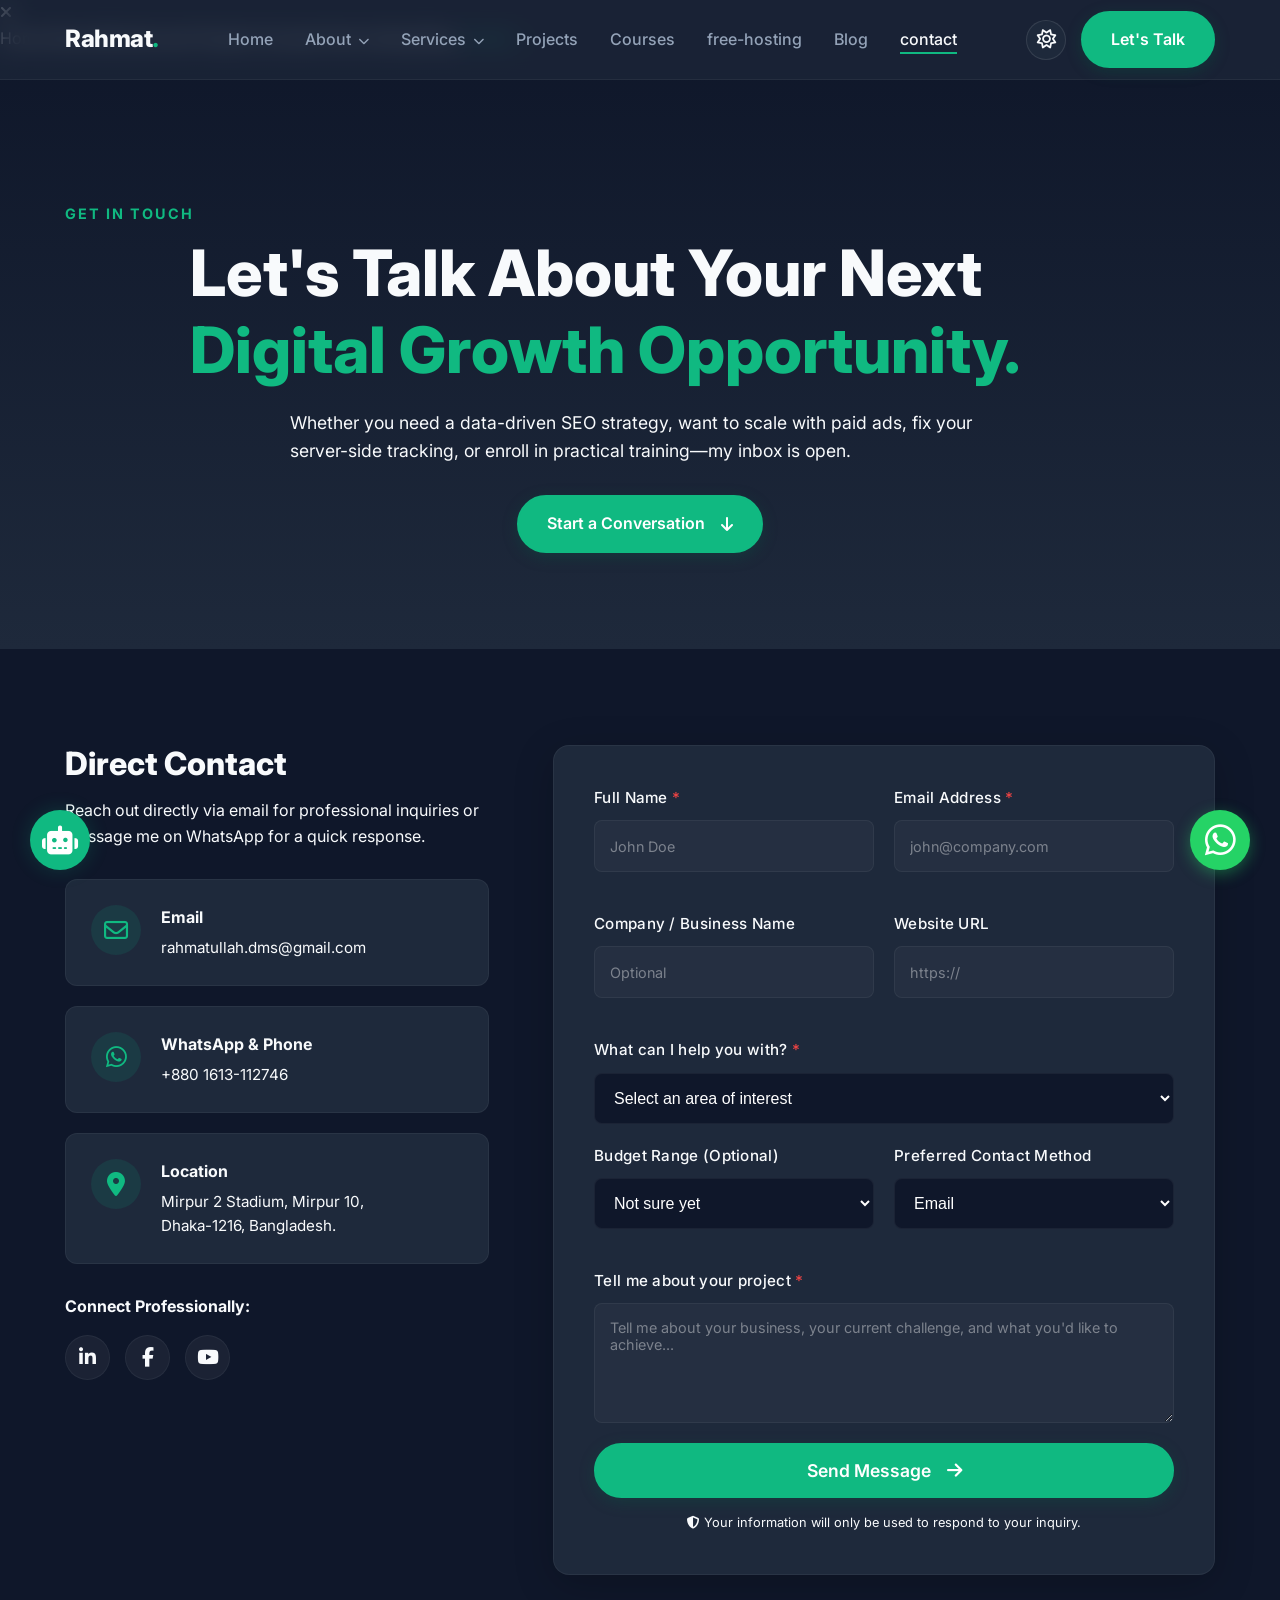
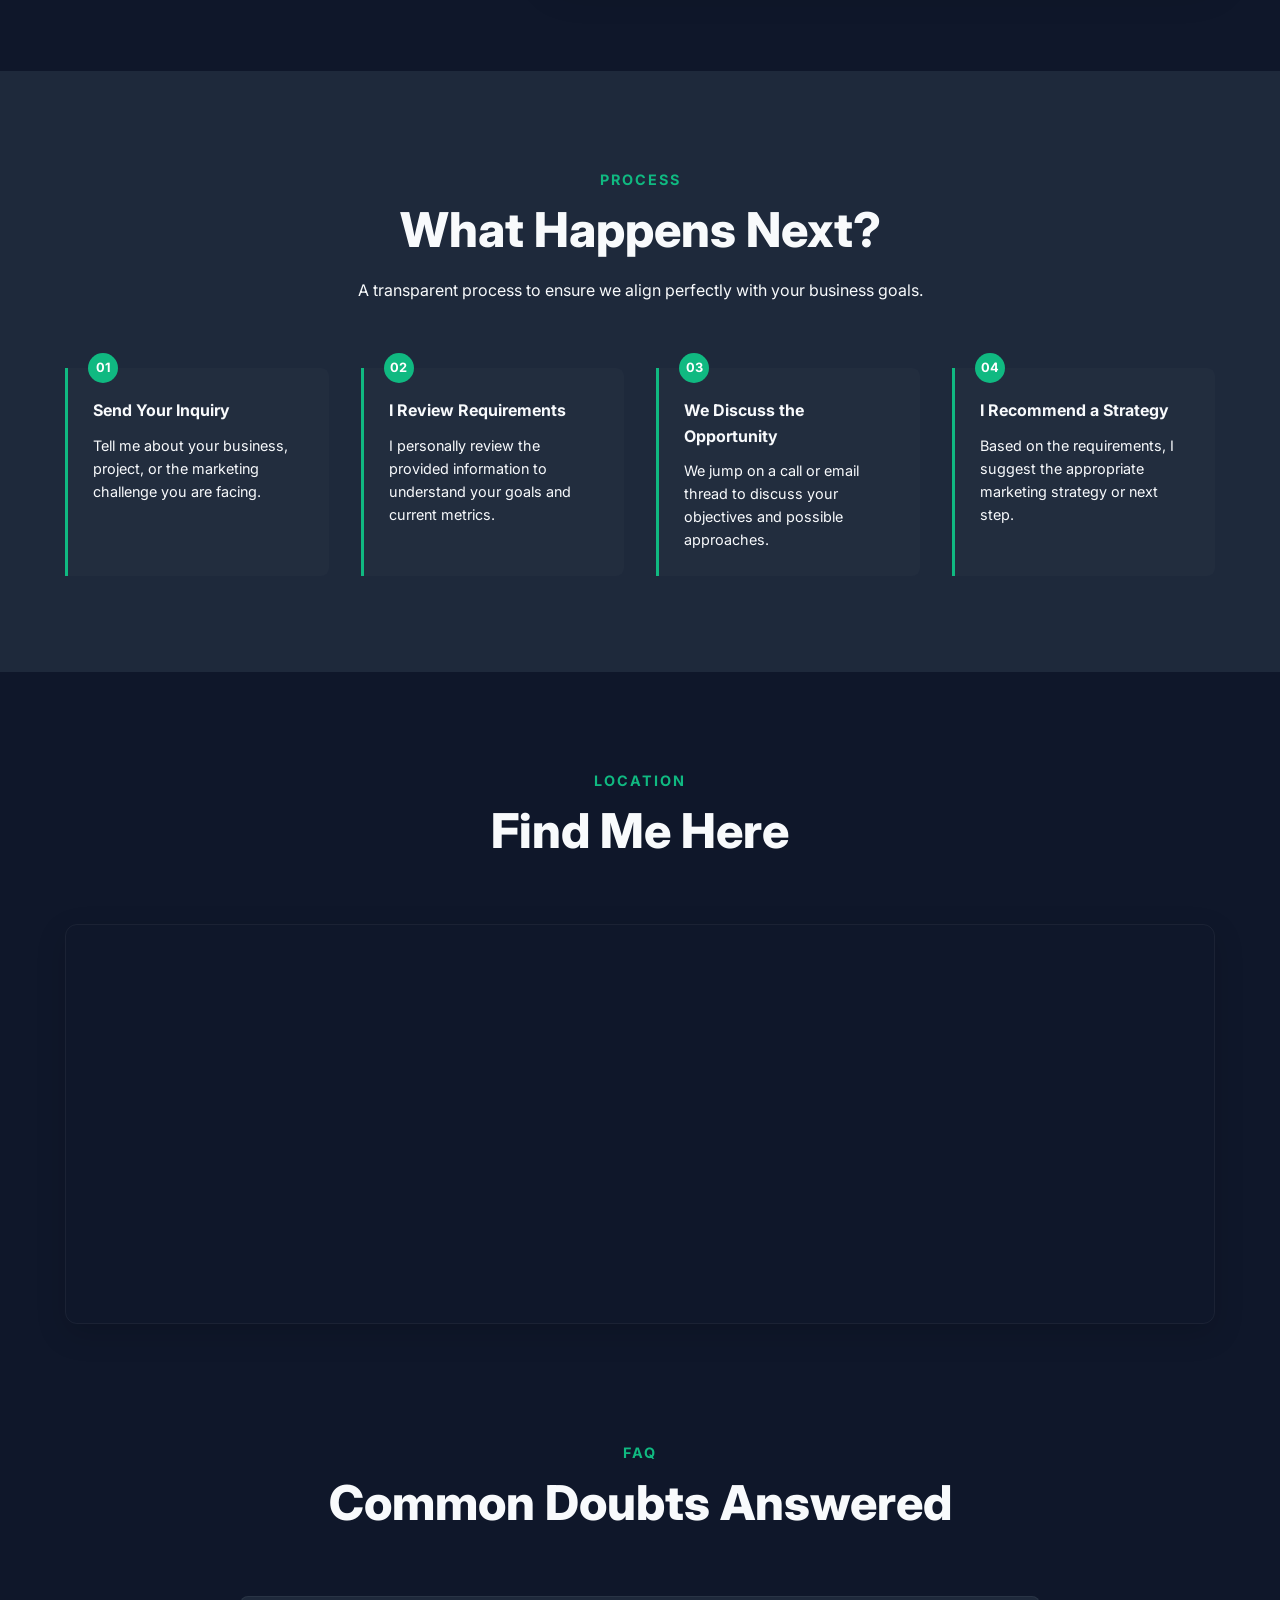
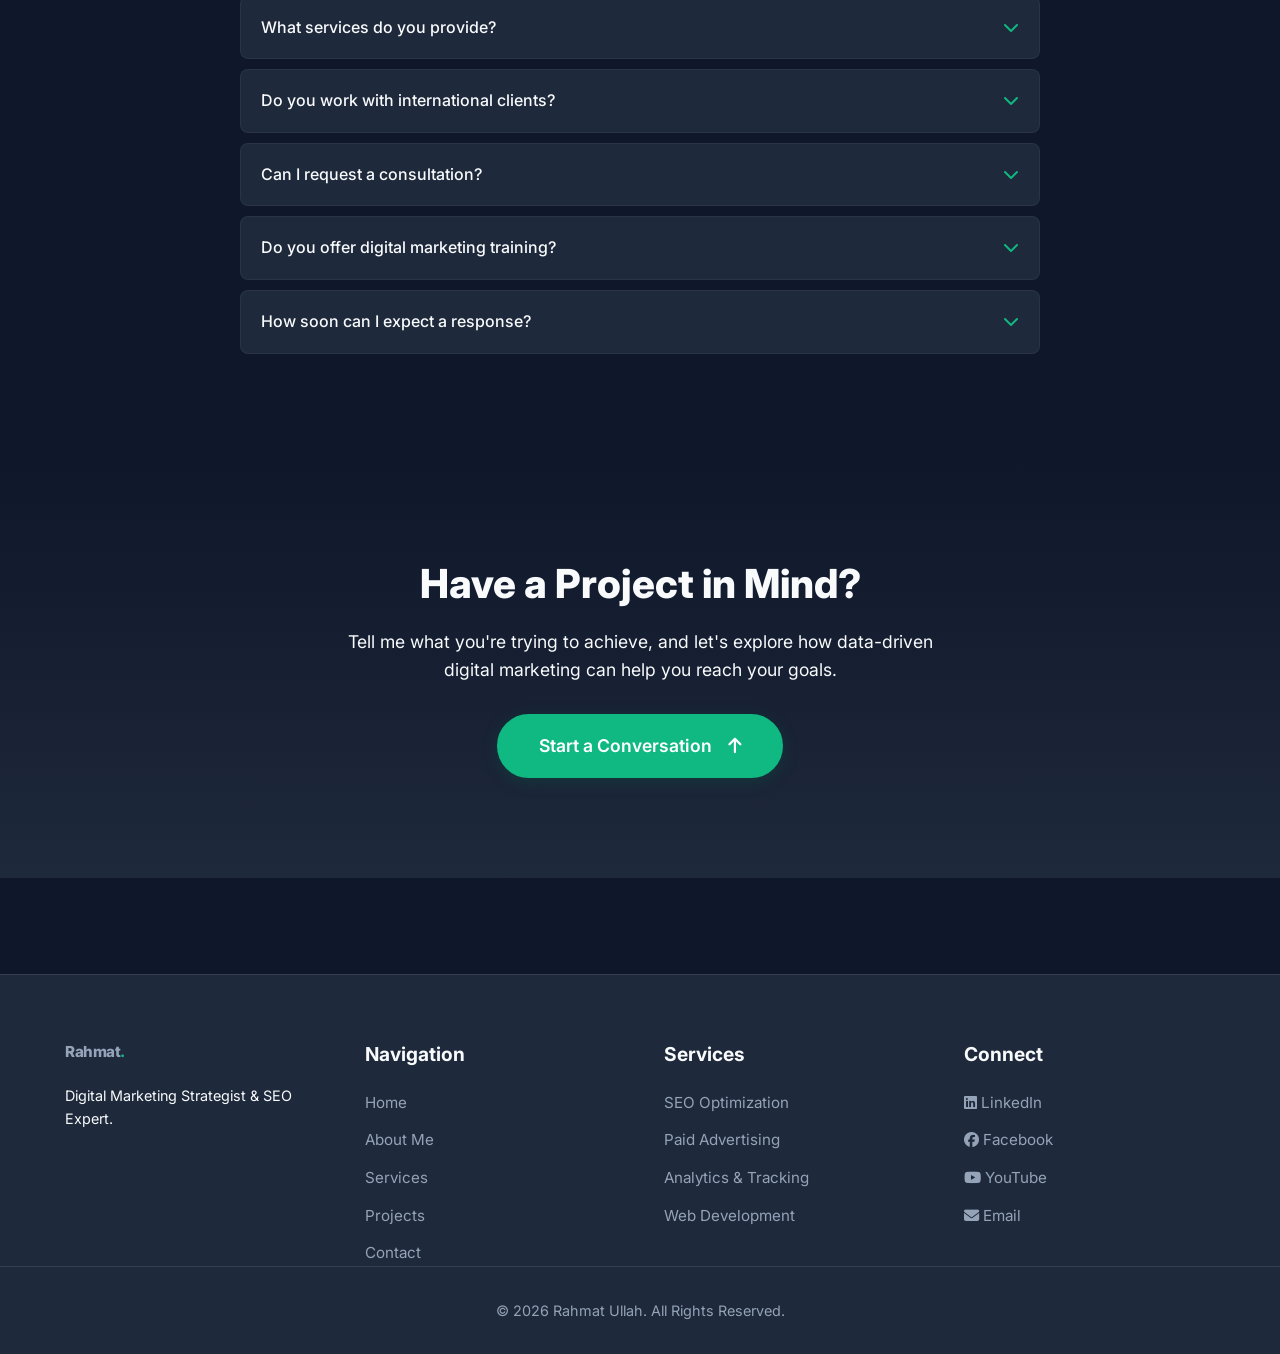
<file: contact.html>
<!DOCTYPE html>
<html lang="en" data-theme="dark">
<head>
    <meta charset="UTF-8">
    <meta name="viewport" content="width=device-width, initial-scale=1.0">
    <title>Contact Rahmat Ullah | Digital Marketer & SEO Expert</title>
    
    <meta name="description" content="Start a conversation with Rahmat Ullah about SEO, Google/Meta Ads, Server-Side Tracking, or Digital Marketing Training.">
    
    <!-- Fonts, Icons & AOS CSS -->
    <link href="https://fonts.googleapis.com/css2?family=Inter:wght@300;400;500;600;700;800&display=swap" rel="stylesheet">
    <link rel="stylesheet" href="https://cdnjs.cloudflare.com/ajax/libs/font-awesome/6.4.0/css/all.min.css">
    <link rel="stylesheet" href="https://unpkg.com/aos@next/dist/aos.css" />

    <!-- Custom CSS -->
    <link rel="stylesheet" href="assets/css/variables.css">
    <link rel="stylesheet" href="assets/css/reset.css">
    <link rel="stylesheet" href="assets/css/style.css">
    <link rel="stylesheet" href="assets/css/components.css">
    <link rel="stylesheet" href="assets/css/responsive.css">

    <!-- Contact Page Specific Styles -->
    <style>
/* =========================================
           FORM INPUTS & DROPDOWN FIX (CLEANED)
           ========================================= */

        /* ১. ইনপুট এবং টেক্সটএরিয়ার ফন্ট ঠিক রাখার জন্য */
        .form-group input, 
        .form-group textarea {
            font-family: 'Inter', system-ui, -apple-system, BlinkMacSystemFont, "Segoe UI", Roboto, sans-serif !important;
        }

        /* ২. ড্রপডাউন এবং অপশনের ফন্ট ও ব্যাকগ্রাউন্ড ফিক্স (ফায়ারফক্সের জন্য) */
        .form-group select, 
        .form-group select option {
            font-family: Arial, Helvetica, sans-serif !important; /* Force standard safe font */
            background-color: #0f172a !important; /* Solid dark background */
            color: #ffffff !important; /* White text */
        }

        /* ৩. অপশনগুলোর ভেতরের স্পেসিং ঠিক করার জন্য */
        .form-group select option {
            font-weight: 500;
            padding: 12px;
        }



        .contact-grid {
            display: grid;
            grid-template-columns: 1fr 1.5fr;
            gap: 4rem;
            align-items: flex-start;
        }
        @media (max-width: 992px) {
            .contact-grid {
                grid-template-columns: 1fr;
                gap: 3rem;
            }
        }
        
        /* Contact Info Cards */
        .info-card {
            background: var(--surface-color);
            border: 1px solid var(--glass-border);
            padding: 25px;
            border-radius: 12px;
            margin-bottom: 20px;
            display: flex;
            align-items: flex-start;
            gap: 20px;
            transition: transform 0.3s ease, border-color 0.3s ease;
            text-decoration: none;
            color: var(--text-primary);
        }
        .info-card:hover {
            transform: translateX(5px);
            border-color: var(--primary-color);
        }
        .info-icon {
            background: rgba(0, 200, 150, 0.1);
            color: var(--primary-color);
            width: 50px;
            height: 50px;
            border-radius: 50%;
            display: flex;
            align-items: center;
            justify-content: center;
            font-size: 1.5rem;
            flex-shrink: 0;
        }
        
        /* Premium Contact Form */
        .contact-form-wrapper {
            background: var(--surface-color);
            border: 1px solid var(--glass-border);
            border-radius: 16px;
            padding: 40px;
            box-shadow: 0 10px 40px rgba(0,0,0,0.2);
        }
        .form-row {
            display: grid;
            grid-template-columns: 1fr 1fr;
            gap: 20px;
            margin-bottom: 20px;
        }
        @media (max-width: 768px) {
            .form-row { grid-template-columns: 1fr; gap: 20px; }
            .contact-form-wrapper { padding: 25px; }
        }
        .form-group {
            display: flex;
            flex-direction: column;
            margin-bottom: 20px;
        }
        .form-group label {
            font-size: 0.95rem;
            color: var(--text-primary);
            margin-bottom: 10px; /* গ্যাপ বাড়ানো হলো */
            font-weight: 500;
            letter-spacing: 0.3px;
        }
        /* Placeholder color improve */
        .form-group input::placeholder, 
        .form-group textarea::placeholder {
            color: rgba(255, 255, 255, 0.4); 
            font-size: 0.9rem;
        }
        .form-group input, 
        .form-group select, 
        .form-group textarea {
            background: rgba(255, 255, 255, 0.03);
            border: 1px solid var(--glass-border);
            padding: 15px;
            border-radius: 8px;
            color: var(--text-primary);
            font-size: 1rem;
            font-family: inherit;
            transition: all 0.3s ease;
        }
        .form-group input:focus, 
        .form-group select:focus, 
        .form-group textarea:focus {
            outline: none;
            border-color: var(--primary-color);
            background: rgba(0, 200, 150, 0.05);
            box-shadow: 0 0 0 4px rgba(0, 200, 150, 0.1);
        }
        .form-group textarea {
            resize: vertical;
            min-height: 120px;
        }
        
        /* Form Success Message State */
        .form-success {
            display: none;
            background: rgba(0, 200, 150, 0.1);
            border: 1px solid var(--primary-color);
            padding: 20px;
            border-radius: 8px;
            text-align: center;
            margin-top: 20px;
            animation: fadeIn 0.5s ease;
        }
        @keyframes fadeIn { from {opacity:0;} to {opacity:1;} }

        /* Workflow Step Section */
        .workflow-grid {
            display: grid;
            grid-template-columns: repeat(auto-fit, minmax(220px, 1fr));
            gap: 2rem;
            margin-top: 40px;
        }
        .step-card {
            background: rgba(255,255,255,0.02);
            border-left: 3px solid var(--primary-color);
            padding: 30px 25px 25px; /* প্যাডিং ব্যালেন্স করা হলো */
            border-radius: 0 8px 8px 0;
            position: relative;
            height: 100%; /* সবগুলো কার্ড সমান লম্বা হবে */
            display: flex;
            flex-direction: column;
        }
        .step-num {
            position: absolute;
            top: -15px;
            left: 20px;
            background: var(--primary-color);
            color: #fff;
            width: 30px;
            height: 30px;
            display: flex;
            align-items: center;
            justify-content: center;
            border-radius: 50%;
            font-weight: bold;
            font-size: 0.8rem;
        }
        
        /* =========================================
           MAP CONTAINER FIX (Perfect Height & Width)
           ========================================= */
        .map-container {
            position: relative;
            width: 100%;
            height: 400px; /* ম্যাপের পারফেক্ট হাইট */
            border-radius: 12px;
            overflow: hidden;
            border: 1px solid var(--glass-border);
            margin-top: 30px;
            box-shadow: 0 10px 30px rgba(0,0,0,0.15);
        }
        
        .map-container iframe {
            position: absolute;
            top: 0;
            left: 0;
            width: 100% !important;
            height: 100% !important;
            display: block;
            border: none;
        }
        
        /* FAQ Accordion (Reused from Courses Page) */
        details {
            background: var(--surface-color);
            border: 1px solid var(--glass-border);
            border-radius: 8px;
            margin-bottom: 10px;
            overflow: hidden;
            transition: all 0.3s ease;
        }
        summary {
            padding: 18px 20px;
            font-weight: 500;
            cursor: pointer;
            list-style: none;
            display: flex;
            justify-content: space-between;
            align-items: center;
            color: var(--text-primary);
        }
        summary::-webkit-details-marker { display: none; }
        summary::after {
            content: '\f078';
            font-family: 'Font Awesome 6 Free';
            font-weight: 900;
            color: var(--primary-color);
            transition: transform 0.3s ease;
        }
        details[open] summary::after { transform: rotate(180deg); }
        .faq-content {
            padding: 0 20px 20px;
            color: var(--text-muted);
            line-height: 1.6;
            font-size: 0.95rem;
        }


        /* =========================================
           MOBILE RESPONSIVENESS FIXES
           ========================================= */
        @media (max-width: 768px) {
            /* 1. Map Height for Mobile */
            .map-container {
                height: 300px !important; 
                margin-top: 20px;
            }
            
        
         /* =========================================
           FORM OVERFLOW & WIDTH FIX (BULLETPROOF)
           ========================================= */
        .contact-grid {
            max-width: 100%;
            overflow: hidden; /* বাইরের দিকে যাওয়া বন্ধ করবে */
        }
        
        .contact-form-wrapper {
            width: 100% !important;
            max-width: 100% !important;
            box-sizing: border-box !important;
            margin: 0 !important; /* এক্সট্রা মার্জিন জিরো করে দেওয়া হলো */
        }

        /* ইনপুট ফিল্ডগুলো যেন ফর্মের বাইরে না যায় */
        .form-group input, 
        .form-group select, 
        .form-group textarea {
            width: 100% !important;
            max-width: 100% !important;
            box-sizing: border-box !important;
        }


            .form-row {
                gap: 15px !important;
                margin-bottom: 15px;
                
            }
            .form-group {
                margin-bottom: 15px;
            }
            
            /* 3. Workflow Cards Gap for Mobile */
            .workflow-grid {
                gap: 2.5rem !important; /* গ্যাপ বাড়ানো হলো যাতে নাম্বারগুলো ওভারল্যাপ না করে */
                margin-top: 30px;
            }
            
            /* 4. Title Sizes for smaller screens */
            .title {
                font-size: 1.8rem !important;
            }

            /* =========================================
               5. Direct Contact Cards Fix for Mobile
               ========================================= */
            .info-card {
                padding: 15px !important;
                gap: 15px !important;
            }
            .info-icon {
                width: 40px !important;
                height: 40px !important;
                font-size: 1.2rem !important;
            }
            .info-card p {
                font-size: 0.85rem !important;
                word-break: break-word; /* লম্বা ইমেইল ভেঙে নিচে চলে আসবে, বাইরে যাবে না */
            }
        }


        
    </style>
</head>
<body>

    <!-- ================= START OF UNIVERSAL HEADER ================= -->
    <header class="header" id="header">
        <nav class="navbar container">
            <a href="index.html" class="logo">Rahmat<span>.</span></a>
            <div class="nav-menu mobile-only-hide" id="nav-menu">
                <ul class="nav-list">
                    <li class="nav-item"><a href="index.html" class="nav-link">Home</a></li>
                    <li class="nav-item">
                        <a href="about.html" class="nav-link">About <i class="fa-solid fa-chevron-down" style="font-size: 0.7rem; margin-left: 3px"></i></a>
                        <div class="dropdown-menu">
                            <a href="about.html">About Me</a>
                            <a href="about.html#skills">Skills & Tools</a>
                            <a href="about.html#certifications">Certifications</a>
                            <a href="about.html#training">Training</a>
                        </div>
                    </li>
                    <li class="nav-item">
                        <a href="services.html" class="nav-link">Services <i class="fa-solid fa-chevron-down" style="font-size: 0.7rem; margin-left: 3px"></i></a>
                        <div class="dropdown-menu">
                            <a href="services.html#seo">SEO</a>
                            <a href="services.html#google-ads">Google Ads</a>
                            <a href="services.html#meta-ads">Meta Ads</a>
                            <a href="services.html#analytics">Analytics & Tracking</a>
                        </div>
                    </li>
                    <li class="nav-item"><a href="projects.html" class="nav-link">Projects</a></li>
                    <li class="nav-item"><a href="courses.html" class="nav-link">Courses</a></li>
                    <li class="nav-item"><a href="free-hosting.html" class="nav-link">free-hosting</a></li>
                    <li class="nav-item"><a href="blog.html" class="nav-link">Blog</a></li>
                    <li class="nav-item"><a href="contact.html" class="nav-link active">contact</a></li>
                </ul>
            </div>
            <div class="nav-actions mobile-only-hide">
                <button class="theme-toggle" id="theme-button"><i class="fa-regular fa-sun" id="theme-icon"></i></button>
                <a href="#contact-form" class="btn btn-primary btn-transparent-hover">Let's Talk</a>
            </div>
        </nav>
    </header>
    <!-- ================= END OF UNIVERSAL HEADER ================= -->

    <!-- MOBILE APP BOTTOM BAR & OVERLAY -->
    <div class="bottom-app-bar mobile-only">
        <a href="index.html" class="app-bar-item"><i class="fa-solid fa-house"></i>Home</a>
        <a href="services.html" class="app-bar-item"><i class="fa-solid fa-briefcase"></i>Services</a>
        <a href="courses.html" class="app-bar-item"><i class="fa-solid fa-graduation-cap"></i>Courses</a>
        <a href="contact.html" class="app-bar-item active"><i class="fa-solid fa-paper-plane"></i>Contact</a>
        <div class="app-bar-item" id="mobile-menu-btn"><i class="fa-solid fa-bars"></i>Menu</div>
    </div>
    <div class="mobile-menu-overlay" id="mobile-menu-overlay">
        <i class="fa-solid fa-xmark close-menu" id="close-menu"></i>
        <div class="mobile-menu-list">
            <a href="index.html">Home</a>
            <a href="about.html">About Me</a>
            <a href="services.html">Services</a>
            <a href="projects.html">Projects</a>
            <a href="courses.html">Courses</a>
            <a href="free-hosting.html">free-hosting</a>
            <a href="blog.html">Blog</a>
            <a href="contact.html" style="color: var(--primary-color);">contact</a>
        </div>
    </div>

    <main class="main">

        <!-- 1. HERO SECTION -->
        <section class="section" style="padding-top: 150px; background: linear-gradient(to bottom, var(--bg-color), var(--surface-color));">
            <div class="container center" data-aos="fade-up">
                <span class="subtitle">Get In Touch</span>
                <h1 class="title" style="font-size: clamp(2.5rem, 5vw, 4rem); max-width: 900px; margin: 0 auto 20px;">Let's Talk About Your Next <br><span style="color: var(--primary-color);">Digital Growth Opportunity.</span></h1>
                <p style="color: var(--text-muted); font-size: 1.1rem; max-width: 700px; margin: 0 auto 30px; line-height: 1.6;">
                    Whether you need a data-driven SEO strategy, want to scale with paid ads, fix your server-side tracking, or enroll in practical training—my inbox is open.
                </p>
                <div style="display: flex; gap: 15px; justify-content: center; flex-wrap: wrap;">
                    <a href="#contact-form" class="btn btn-primary">Start a Conversation <i class="fa-solid fa-arrow-down" style="margin-left: 8px;"></i></a>
                </div>
            </div>
        </section>

        <!-- 2. CONTACT INFO & FORM SECTION -->
        <section class="section" id="contact-form">
            <div class="container">
                <div class="contact-grid">
                    
                    <!-- LEFT COLUMN: Contact Options -->
                    <div data-aos="fade-right">
                        <h2 class="title" style="font-size: 2rem; margin-bottom: 15px;">Direct Contact</h2>
                        <p style="color: var(--text-muted); margin-bottom: 30px; line-height: 1.6;">
                            Reach out directly via email for professional inquiries or message me on WhatsApp for a quick response.
                        </p>
                        
                        <a href="mailto:rahmatullah.dms@gmail.com" class="info-card">
                            <div class="info-icon"><i class="fa-regular fa-envelope"></i></div>
                            <div>
                                <h4 style="margin-bottom: 5px;">Email</h4>
                                <p style="color: var(--text-muted); font-size: 0.95rem;">rahmatullah.dms@gmail.com</p>
                            </div>
                        </a>
                        
                        <a href="https://wa.me/8801613112746" target="_blank" class="info-card">
                            <div class="info-icon"><i class="fa-brands fa-whatsapp"></i></div>
                            <div>
                                <h4 style="margin-bottom: 5px;">WhatsApp & Phone</h4>
                                <p style="color: var(--text-muted); font-size: 0.95rem;">+880 1613-112746</p>
                            </div>
                        </a>
                        
                        <a href="#location-map" class="info-card">
                            <div class="info-icon"><i class="fa-solid fa-location-dot"></i></div>
                            <div>
                                <h4 style="margin-bottom: 5px;">Location</h4>
                                <p style="color: var(--text-muted); font-size: 0.95rem;">Mirpur 2 Stadium, Mirpur 10, <br>Dhaka-1216, Bangladesh.</p>
                            </div>
                        </a>
                        
                        <!-- Social Media Links (No Fiverr/Upwork per request) -->
                        <div style="margin-top: 30px;">
                            <h4 style="margin-bottom: 15px; color: var(--text-primary);">Connect Professionally:</h4>
                            <div style="display: flex; gap: 15px;">
                                <a href="#" style="width: 45px; height: 45px; background: rgba(255,255,255,0.05); border: 1px solid var(--glass-border); border-radius: 50%; display: flex; align-items: center; justify-content: center; color: var(--text-muted); transition: 0.3s; font-size: 1.2rem;" onmouseover="this.style.color='#0a66c2'; this.style.borderColor='#0a66c2'" onmouseout="this.style.color='var(--text-muted)'; this.style.borderColor='var(--glass-border)'"><i class="fa-brands fa-linkedin-in"></i></a>
                                <a href="#" style="width: 45px; height: 45px; background: rgba(255,255,255,0.05); border: 1px solid var(--glass-border); border-radius: 50%; display: flex; align-items: center; justify-content: center; color: var(--text-muted); transition: 0.3s; font-size: 1.2rem;" onmouseover="this.style.color='#1877f2'; this.style.borderColor='#1877f2'" onmouseout="this.style.color='var(--text-muted)'; this.style.borderColor='var(--glass-border)'"><i class="fa-brands fa-facebook-f"></i></a>
                                <a href="#" style="width: 45px; height: 45px; background: rgba(255,255,255,0.05); border: 1px solid var(--glass-border); border-radius: 50%; display: flex; align-items: center; justify-content: center; color: var(--text-muted); transition: 0.3s; font-size: 1.2rem;" onmouseover="this.style.color='#ff0000'; this.style.borderColor='#ff0000'" onmouseout="this.style.color='var(--text-muted)'; this.style.borderColor='var(--glass-border)'"><i class="fa-brands fa-youtube"></i></a>
                            </div>
                        </div>
                    </div>
                    
                    <!-- RIGHT COLUMN: Premium Contact Form -->
                    <div class="contact-form-wrapper" data-aos="fade-left">
                        <form id="portfolio-contact-form" onsubmit="event.preventDefault(); showSuccessMessage();">
                            
                            <div class="form-row">
                                <div class="form-group">
                                    <label for="name">Full Name <span style="color: #ef4444;">*</span></label>
                                    <input type="text" id="name" required placeholder="John Doe">
                                </div>
                                <div class="form-group">
                                    <label for="email">Email Address <span style="color: #ef4444;">*</span></label>
                                    <input type="email" id="email" required placeholder="john@company.com">
                                </div>
                            </div>
                            
                            <div class="form-row">
                                <div class="form-group">
                                    <label for="company">Company / Business Name</label>
                                    <input type="text" id="company" placeholder="Optional">
                                </div>
                                <div class="form-group">
                                    <label for="website">Website URL</label>
                                    <input type="url" id="website" placeholder="https://">
                                </div>
                            </div>

                            <div class="form-group">
                                <label for="service">What can I help you with? <span style="color: #ef4444;">*</span></label>
                                <select id="service" required>
                                    <option value="" disabled selected>Select an area of interest</option>
                                    <option value="seo">SEO & Local SEO</option>
                                    <option value="google-ads">Google Ads</option>
                                    <option value="meta-ads">Meta Ads & Lead Generation</option>
                                    <option value="tracking">Analytics & Server-Side Tracking</option>
                                    <option value="ecommerce">E-commerce Marketing</option>
                                    <option value="ai-marketing">AI-Driven Digital Marketing</option>
                                    <option value="training">Digital Marketing Training</option>
                                    <option value="consultation">Strategic Consultation</option>
                                    <option value="other">Other Inquiry</option>
                                </select>
                            </div>

                            <div class="form-row">
                                <div class="form-group">
                                    <label for="budget">Budget Range (Optional)</label>
                                    <select id="budget">
                                        <option value="" selected>Not sure yet</option>
                                        <option value="under-300">Under $300</option>
                                        <option value="300-500">$300 – $500</option>
                                        <option value="500-1000">$500 – $1,000</option>
                                        <option value="1000-2500">$1,000 – $2,500</option>
                                        <option value="2500+">$2,500+</option>
                                    </select>
                                </div>
                                <div class="form-group">
                                    <label for="contact-method">Preferred Contact Method</label>
                                    <select id="contact-method">
                                        <option value="email" selected>Email</option>
                                        <option value="whatsapp">WhatsApp</option>
                                        <option value="phone">Phone Call</option>
                                        <option value="any">No preference</option>
                                    </select>
                                </div>
                            </div>

                            <div class="form-group">
                                <label for="message">Tell me about your project <span style="color: #ef4444;">*</span></label>
                                <textarea id="message" required placeholder="Tell me about your business, your current challenge, and what you'd like to achieve..."></textarea>
                            </div>
                            
                            <button type="submit" class="btn btn-primary" style="width: 100%; font-size: 1.1rem; padding: 15px;">Send Message <i class="fa-solid fa-arrow-right" style="margin-left: 8px;"></i></button>
                            
                            <p style="text-align: center; color: var(--text-muted); font-size: 0.8rem; margin-top: 15px;">
                                <i class="fa-solid fa-shield-halved"></i> Your information will only be used to respond to your inquiry.
                            </p>

                            <!-- Success Message (Hidden by default) -->
                            <div id="form-success" class="form-success">
                                <i class="fa-solid fa-circle-check" style="color: var(--primary-color); font-size: 2rem; margin-bottom: 10px;"></i>
                                <h4 style="color: var(--text-primary); margin-bottom: 5px;">Thank you for reaching out!</h4>
                                <p style="color: var(--text-muted); font-size: 0.9rem;">Your message has been received. I'll review your inquiry and get back to you soon.</p>
                            </div>

                        </form>
                    </div>
                </div>
            </div>
        </section>

        <!-- 3. WHAT HAPPENS NEXT? (WORKFLOW) -->
        <section class="section" style="background: var(--surface-color);">
            <div class="container" data-aos="fade-up">
                <div class="section-header center">
                    <span class="subtitle">Process</span>
                    <h2 class="title">What Happens Next?</h2>
                    <p style="color: var(--text-muted); max-width: 600px; margin: 0 auto;">A transparent process to ensure we align perfectly with your business goals.</p>
                </div>
                
                <div class="workflow-grid">
                    <div class="step-card">
                        <div class="step-num">01</div>
                        <h4 style="margin-bottom: 10px; color: var(--text-primary);">Send Your Inquiry</h4>
                        <p style="color: var(--text-muted); font-size: 0.9rem;">Tell me about your business, project, or the marketing challenge you are facing.</p>
                    </div>
                    <div class="step-card">
                        <div class="step-num">02</div>
                        <h4 style="margin-bottom: 10px; color: var(--text-primary);">I Review Requirements</h4>
                        <p style="color: var(--text-muted); font-size: 0.9rem;">I personally review the provided information to understand your goals and current metrics.</p>
                    </div>
                    <div class="step-card">
                        <div class="step-num">03</div>
                        <h4 style="margin-bottom: 10px; color: var(--text-primary);">We Discuss the Opportunity</h4>
                        <p style="color: var(--text-muted); font-size: 0.9rem;">We jump on a call or email thread to discuss your objectives and possible approaches.</p>
                    </div>
                    <div class="step-card">
                        <div class="step-num">04</div>
                        <h4 style="margin-bottom: 10px; color: var(--text-primary);">I Recommend a Strategy</h4>
                        <p style="color: var(--text-muted); font-size: 0.9rem;">Based on the requirements, I suggest the appropriate marketing strategy or next step.</p>
                    </div>
                </div>
            </div>
        </section>

        <!-- 4. LOCATION MAP -->
        <section class="section" id="location-map">
            <div class="container" data-aos="fade-up">
                <div class="section-header center">
                    <span class="subtitle">Location</span>
                    <h2 class="title">Find Me Here</h2>
                </div>
                <div class="map-container">
                    <!-- Google Maps Embed for Mirpur 2/10, Dhaka -->
                    <iframe 
                        src="https://www.google.com/maps/embed?pb=!1m18!1m12!1m3!1d14601.530663363406!2d90.35467005!3d23.8049301!2m3!1f0!2f0!3f0!3m2!1i1024!2i768!4f13.1!3m3!1m2!1s0x3755c11f71df4cc3%3A0x64319fb777e5fc73!2sMirpur%2010%2C%20Dhaka!5e0!3m2!1sen!2sbd!4v1700000000000!5m2!1sen!2sbd" 
                        width="100%" 
                        height="100%" 
                        style="border:0; filter: invert(90%) hue-rotate(180deg) brightness(80%) contrast(90%);" 
                        allowfullscreen="" 
                        loading="lazy" 
                        referrerpolicy="no-referrer-when-downgrade">
                    </iframe>
                </div>
            </div>
        </section>

        <!-- 5. SHORT FAQ -->
        <section class="section" style="padding-top: 20px;">
            <div class="container" data-aos="fade-up">
                <div class="section-header center">
                    <span class="subtitle">FAQ</span>
                    <h2 class="title">Common Doubts Answered</h2>
                </div>
                <div style="max-width: 800px; margin: 0 auto;">
                    
                    <details>
                        <summary>What services do you provide?</summary>
                        <div class="faq-content">I specialize in a full spectrum of data-driven digital marketing, including Technical & Local SEO, Google & Meta Ads, Server-Side Tracking (GA4/GTM), and comprehensive Digital Marketing Strategy & Training.</div>
                    </details>
                    
                    <details>
                        <summary>Do you work with international clients?</summary>
                        <div class="faq-content">Yes, I actively work with international clients globally (including ongoing projects in Ireland) while also scaling local businesses here in Bangladesh.</div>
                    </details>
                    
                    <details>
                        <summary>Can I request a consultation?</summary>
                        <div class="faq-content">Absolutely. Simply fill out the contact form above, select "Strategic Consultation" from the dropdown, and explain your current business challenge. I will get back to you to schedule a discussion.</div>
                    </details>
                    
                    <details>
                        <summary>Do you offer digital marketing training?</summary>
                        <div class="faq-content">Yes, I conduct both institutional training (ASSET, NHRDF, European IT) and private, advanced practical batches focused on building freelance competency on platforms like Upwork and Fiverr.</div>
                    </details>

                    <details>
                        <summary>How soon can I expect a response?</summary>
                        <div class="faq-content">I aim to review all serious inquiries and reply within 24 to 48 hours during regular business days. For quicker communication, you can reach out via WhatsApp.</div>
                    </details>

                </div>
            </div>
        </section>

        <!-- 6. FINAL CTA -->
        <section class="section" style="text-align: center; padding: 100px 20px; background: linear-gradient(180deg, var(--bg-color) 0%, var(--surface-color) 100%);">
            <div class="container" data-aos="zoom-in">
                <h2 class="title" style="font-size: 2.5rem;">Have a Project in Mind?</h2>
                <p style="color: var(--text-muted); max-width: 600px; margin: 0 auto 30px; font-size: 1.1rem;">Tell me what you're trying to achieve, and let's explore how data-driven digital marketing can help you reach your goals.</p>
                <a href="#contact-form" class="btn btn-primary" style="padding: 16px 40px; font-size: 1.1rem;">Start a Conversation <i class="fa-solid fa-arrow-up" style="margin-left: 8px;"></i></a>
            </div>
        </section>

    </main>

    <!-- ================= START OF UNIVERSAL FOOTER ================= -->
    <footer class="footer">
        <div class="container footer-grid">
            <div class="footer-col">
                <a href="index.html" class="logo" style="margin-bottom: 20px; display: inline-block;">Rahmat<span>.</span></a>
                <p style="color: var(--text-muted); font-size: 0.9rem;">Digital Marketing Strategist & SEO Expert.</p>
            </div>
            <div class="footer-col">
                <h3>Navigation</h3>
                <ul>
                    <li><a href="index.html">Home</a></li>
                    <li><a href="about.html">About Me</a></li>
                    <li><a href="services.html">Services</a></li>
                    <li><a href="projects.html">Projects</a></li>
                    <li><a href="contact.html">Contact</a></li>
                </ul>
            </div>
            <div class="footer-col">
                <h3>Services</h3>
                <ul>
                    <li><a href="services.html#seo">SEO Optimization</a></li>
                    <li><a href="services.html#google-ads">Paid Advertising</a></li>
                    <li><a href="services.html#analytics">Analytics & Tracking</a></li>
                    <li><a href="services.html#web-dev">Web Development</a></li>
                </ul>
            </div>
            <div class="footer-col">
                <h3>Connect</h3>
                <ul>
                    <li><a href="#"><i class="fa-brands fa-linkedin"></i> LinkedIn</a></li>
                    <li><a href="#"><i class="fa-brands fa-facebook"></i> Facebook</a></li>
                    <li><a href="#"><i class="fa-brands fa-youtube"></i> YouTube</a></li>
                    <li><a href="mailto:rahmatullah.dms@gmail.com"><i class="fa-solid fa-envelope"></i> Email</a></li>
                </ul>
            </div>
        </div>
        <div class="footer-bottom">
            <p>&copy; 2026 Rahmat Ullah. All Rights Reserved.</p>
        </div>
    </footer>
    <!-- ================= END OF UNIVERSAL FOOTER ================= -->

    <!-- FLOATING BUTTONS -->
    <a href="https://wa.me/8801613112746" target="_blank" class="floating-whatsapp">
        <i class="fa-brands fa-whatsapp"></i>
    </a>
    <div class="floating-chatbot" onclick="alert('AI Assistant is coming soon!')">
        <i class="fa-solid fa-robot"></i>
    </div>

    <!-- Scripts -->
    <script src="https://unpkg.com/aos@next/dist/aos.js"></script>
    <script src="assets/js/main.js"></script>
    
    <script>
        AOS.init({ duration: 800, easing: 'ease-in-out', once: true, offset: 50 });

        // Simple function to show success message on form submit (Demo purpose)
        function showSuccessMessage() {
            const successDiv = document.getElementById('form-success');
            const submitBtn = document.querySelector('#portfolio-contact-form button[type="submit"]');
            
            // Show Success Message
            successDiv.style.display = 'block';
            
            // Change Button State
            submitBtn.innerHTML = 'Message Sent <i class="fa-solid fa-check"></i>';
            submitBtn.style.background = 'var(--surface-color)';
            submitBtn.style.color = 'var(--primary-color)';
            submitBtn.style.border = '1px solid var(--primary-color)';
            submitBtn.disabled = true;

            // Clear form fields
            document.getElementById('portfolio-contact-form').reset();
        }
    </script>
</body>
</html>
</file>
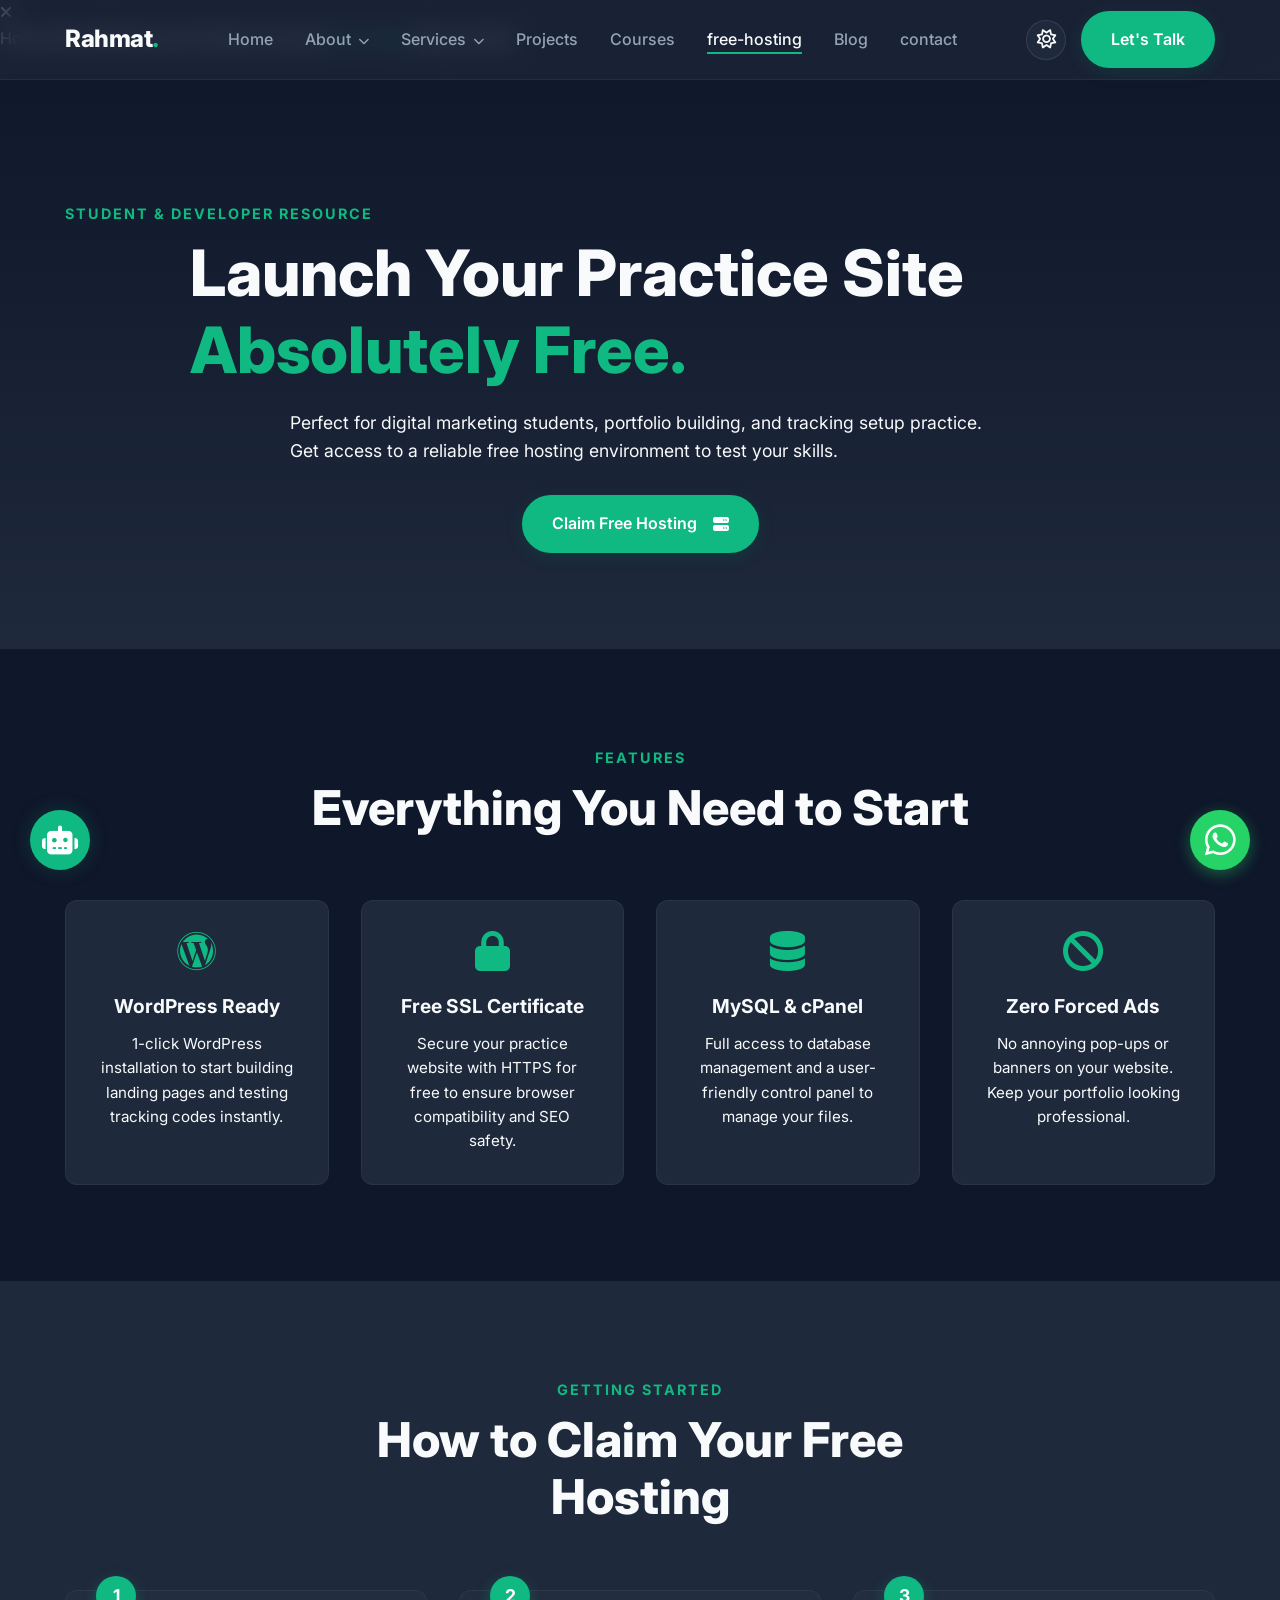
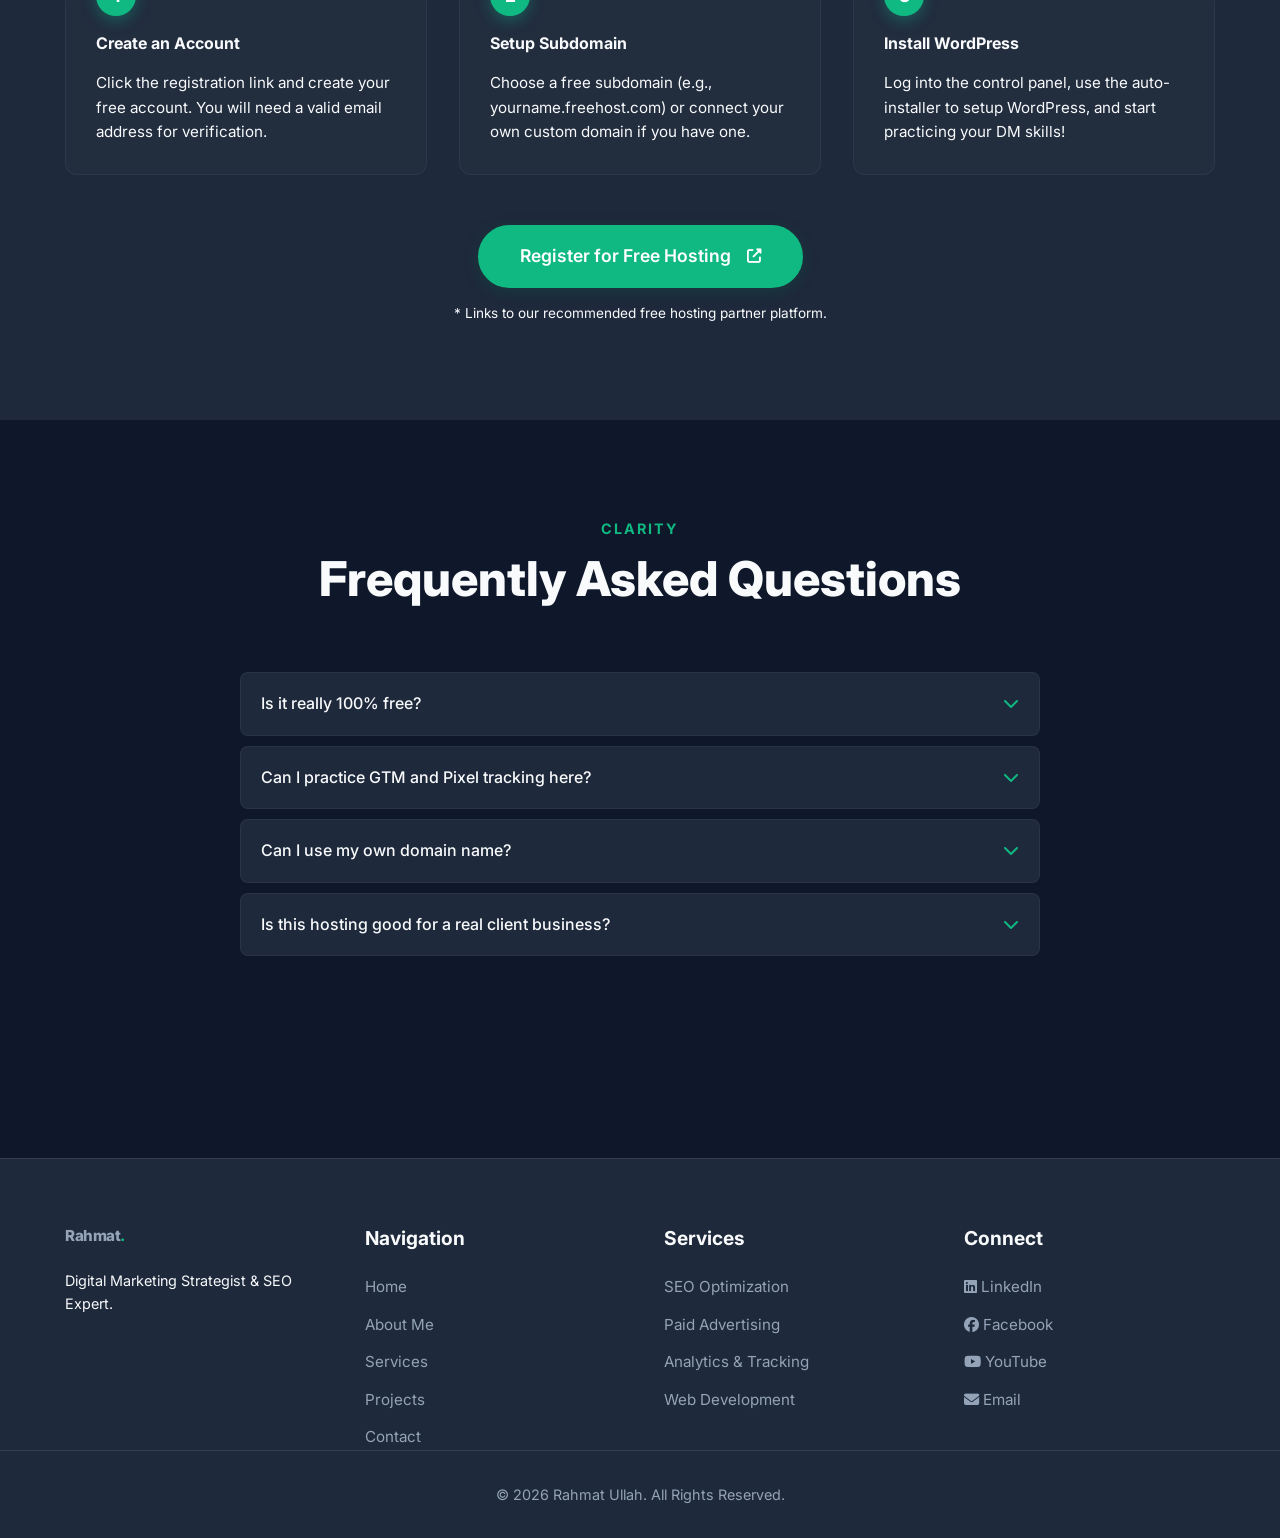
<file: free-hosting.html>
<!DOCTYPE html>
<html lang="en" data-theme="dark">
<head>
    <meta charset="UTF-8">
    <meta name="viewport" content="width=device-width, initial-scale=1.0">
    <title>Free Web Hosting | Rahmat Ullah</title>
    
    <meta name="description" content="Get premium-like free web hosting for your practice projects, portfolios, and testing. Perfect for digital marketing students.">
    
    <!-- Fonts, Icons & AOS CSS -->
    <link href="https://fonts.googleapis.com/css2?family=Inter:wght@300;400;500;600;700;800&display=swap" rel="stylesheet">
    <link rel="stylesheet" href="https://cdnjs.cloudflare.com/ajax/libs/font-awesome/6.4.0/css/all.min.css">
    <link rel="stylesheet" href="https://unpkg.com/aos@next/dist/aos.css" />

    <!-- Custom CSS -->
    <link rel="stylesheet" href="assets/css/variables.css">
    <link rel="stylesheet" href="assets/css/reset.css">
    <link rel="stylesheet" href="assets/css/style.css">
    <link rel="stylesheet" href="assets/css/components.css">
    <link rel="stylesheet" href="assets/css/responsive.css">

    <!-- Free Hosting Specific Styles -->
    <style>
        .hosting-features {
            display: grid;
            grid-template-columns: repeat(auto-fit, minmax(250px, 1fr));
            gap: 2rem;
            margin-top: 40px;
        }
        .feature-card {
            background: var(--surface-color);
            border: 1px solid var(--glass-border);
            padding: 30px;
            border-radius: 12px;
            text-align: center;
            transition: all 0.3s ease;
        }
        .feature-card:hover {
            transform: translateY(-5px);
            border-color: var(--primary-color);
            background: rgba(0, 200, 150, 0.05);
        }
        .feature-icon {
            font-size: 2.5rem;
            color: var(--primary-color);
            margin-bottom: 20px;
        }
        
        /* Step Process */
        .step-container {
            display: grid;
            grid-template-columns: repeat(auto-fit, minmax(280px, 1fr));
            gap: 2rem;
            margin-top: 40px;
        }
        .step-box {
            background: rgba(255,255,255,0.02);
            border: 1px solid var(--glass-border);
            padding: 30px;
            border-radius: 12px;
            position: relative;
        }
        .step-number {
            position: absolute;
            top: -15px;
            left: 30px;
            background: var(--primary-color);
            color: #fff;
            width: 40px;
            height: 40px;
            display: flex;
            align-items: center;
            justify-content: center;
            border-radius: 50%;
            font-weight: bold;
            font-size: 1.1rem;
            box-shadow: 0 5px 15px rgba(0,200,150,0.3);
        }

        /* FAQ Accordion */
        details {
            background: var(--surface-color);
            border: 1px solid var(--glass-border);
            border-radius: 8px;
            margin-bottom: 10px;
            overflow: hidden;
            transition: all 0.3s ease;
        }
        summary {
            padding: 18px 20px;
            font-weight: 500;
            cursor: pointer;
            list-style: none;
            display: flex;
            justify-content: space-between;
            align-items: center;
            color: var(--text-primary);
        }
        summary::-webkit-details-marker { display: none; }
        summary::after {
            content: '\f078';
            font-family: 'Font Awesome 6 Free';
            font-weight: 900;
            color: var(--primary-color);
            transition: transform 0.3s ease;
        }
        details[open] summary::after { transform: rotate(180deg); }
        .faq-content {
            padding: 0 20px 20px;
            color: var(--text-muted);
            line-height: 1.6;
            font-size: 0.95rem;
        }
    </style>
</head>
<body>

    <!-- ================= START OF UNIVERSAL HEADER ================= -->
    <header class="header" id="header">
        <nav class="navbar container">
            <a href="index.html" class="logo">Rahmat<span>.</span></a>
            <div class="nav-menu mobile-only-hide" id="nav-menu">
                <ul class="nav-list">
                    <li class="nav-item"><a href="index.html" class="nav-link">Home</a></li>
                    <li class="nav-item">
                        <a href="about.html" class="nav-link">About <i class="fa-solid fa-chevron-down" style="font-size: 0.7rem; margin-left: 3px"></i></a>
                        <div class="dropdown-menu">
                            <a href="about.html">About Me</a>
                            <a href="about.html#skills">Skills & Tools</a>
                            <a href="about.html#certifications">Certifications</a>
                            <a href="about.html#training">Training</a>
                        </div>
                    </li>
                    <li class="nav-item">
                        <a href="services.html" class="nav-link">Services <i class="fa-solid fa-chevron-down" style="font-size: 0.7rem; margin-left: 3px"></i></a>
                        <div class="dropdown-menu">
                            <a href="services.html#seo">SEO</a>
                            <a href="services.html#google-ads">Google Ads</a>
                            <a href="services.html#meta-ads">Meta Ads</a>
                            <a href="services.html#analytics">Analytics & Tracking</a>
                        </div>
                    </li>
                    <li class="nav-item"><a href="projects.html" class="nav-link">Projects</a></li>
                    <li class="nav-item"><a href="courses.html" class="nav-link">Courses</a></li>
                    <li class="nav-item"><a href="free-hosting.html" class="nav-link active">free-hosting</a></li>
                    <li class="nav-item"><a href="blog.html" class="nav-link">Blog</a></li>
                    <li class="nav-item"><a href="contact.html" class="nav-link">contact</a></li>
                </ul>
            </div>
            <div class="nav-actions mobile-only-hide">
                <button class="theme-toggle" id="theme-button"><i class="fa-regular fa-sun" id="theme-icon"></i></button>
                <a href="contact.html" class="btn btn-primary btn-transparent-hover">Let's Talk</a>
            </div>
        </nav>
    </header>
    <!-- ================= END OF UNIVERSAL HEADER ================= -->

    <!-- MOBILE APP BOTTOM BAR & OVERLAY -->
    <div class="bottom-app-bar mobile-only">
        <a href="index.html" class="app-bar-item"><i class="fa-solid fa-house"></i>Home</a>
        <a href="services.html" class="app-bar-item"><i class="fa-solid fa-briefcase"></i>Services</a>
        <a href="courses.html" class="app-bar-item"><i class="fa-solid fa-graduation-cap"></i>Courses</a>
        <a href="contact.html" class="app-bar-item"><i class="fa-solid fa-paper-plane"></i>Contact</a>
        <div class="app-bar-item" id="mobile-menu-btn"><i class="fa-solid fa-bars"></i>Menu</div>
    </div>
    <div class="mobile-menu-overlay" id="mobile-menu-overlay">
        <i class="fa-solid fa-xmark close-menu" id="close-menu"></i>
        <div class="mobile-menu-list">
            <a href="index.html">Home</a>
            <a href="about.html">About Me</a>
            <a href="services.html">Services</a>
            <a href="projects.html">Projects</a>
            <a href="courses.html">Courses</a>
            <a href="free-hosting.html" style="color: var(--primary-color);">free-hosting</a>
            <a href="blog.html">Blog</a>
            <a href="contact.html">contact</a>
        </div>
    </div>

    <main class="main">

        <!-- 1. HERO SECTION -->
        <section class="section" style="padding-top: 150px; background: linear-gradient(to bottom, var(--bg-color), var(--surface-color));">
            <div class="container center" data-aos="fade-up">
                <span class="subtitle">Student & Developer Resource</span>
                <h1 class="title" style="font-size: clamp(2.5rem, 5vw, 4rem); max-width: 900px; margin: 0 auto 20px;">Launch Your Practice Site <br><span style="color: var(--primary-color);">Absolutely Free.</span></h1>
                <p style="color: var(--text-muted); font-size: 1.1rem; max-width: 700px; margin: 0 auto 30px; line-height: 1.6;">
                    Perfect for digital marketing students, portfolio building, and tracking setup practice. Get access to a reliable free hosting environment to test your skills.
                </p>
                <div style="display: flex; gap: 15px; justify-content: center; flex-wrap: wrap;">
                    <a href="#claim-hosting" class="btn btn-primary">Claim Free Hosting <i class="fa-solid fa-server" style="margin-left: 8px;"></i></a>
                </div>
            </div>
        </section>

        <!-- 2. FEATURES SECTION -->
        <section class="section">
            <div class="container" data-aos="fade-up">
                <div class="section-header center">
                    <span class="subtitle">Features</span>
                    <h2 class="title">Everything You Need to Start</h2>
                </div>
                <div class="hosting-features">
                    <div class="feature-card">
                        <i class="fa-brands fa-wordpress feature-icon"></i>
                        <h4 style="margin-bottom: 10px; font-size: 1.2rem;">WordPress Ready</h4>
                        <p style="color: var(--text-muted); font-size: 0.95rem;">1-click WordPress installation to start building landing pages and testing tracking codes instantly.</p>
                    </div>
                    <div class="feature-card">
                        <i class="fa-solid fa-lock feature-icon"></i>
                        <h4 style="margin-bottom: 10px; font-size: 1.2rem;">Free SSL Certificate</h4>
                        <p style="color: var(--text-muted); font-size: 0.95rem;">Secure your practice website with HTTPS for free to ensure browser compatibility and SEO safety.</p>
                    </div>
                    <div class="feature-card">
                        <i class="fa-solid fa-database feature-icon"></i>
                        <h4 style="margin-bottom: 10px; font-size: 1.2rem;">MySQL & cPanel</h4>
                        <p style="color: var(--text-muted); font-size: 0.95rem;">Full access to database management and a user-friendly control panel to manage your files.</p>
                    </div>
                    <div class="feature-card">
                        <i class="fa-solid fa-ban feature-icon"></i>
                        <h4 style="margin-bottom: 10px; font-size: 1.2rem;">Zero Forced Ads</h4>
                        <p style="color: var(--text-muted); font-size: 0.95rem;">No annoying pop-ups or banners on your website. Keep your portfolio looking professional.</p>
                    </div>
                </div>
            </div>
        </section>

        <!-- 3. HOW TO CLAIM SECTION -->
        <section class="section" id="claim-hosting" style="background: var(--surface-color);">
            <div class="container" data-aos="fade-up">
                <div class="section-header center">
                    <span class="subtitle">Getting Started</span>
                    <h2 class="title">How to Claim Your Free Hosting</h2>
                </div>
                
                <div class="step-container">
                    <div class="step-box">
                        <div class="step-number">1</div>
                        <h4 style="margin-bottom: 15px; margin-top: 10px; color: var(--text-primary);">Create an Account</h4>
                        <p style="color: var(--text-muted); font-size: 0.95rem;">Click the registration link and create your free account. You will need a valid email address for verification.</p>
                    </div>
                    <div class="step-box">
                        <div class="step-number">2</div>
                        <h4 style="margin-bottom: 15px; margin-top: 10px; color: var(--text-primary);">Setup Subdomain</h4>
                        <p style="color: var(--text-muted); font-size: 0.95rem;">Choose a free subdomain (e.g., yourname.freehost.com) or connect your own custom domain if you have one.</p>
                    </div>
                    <div class="step-box">
                        <div class="step-number">3</div>
                        <h4 style="margin-bottom: 15px; margin-top: 10px; color: var(--text-primary);">Install WordPress</h4>
                        <p style="color: var(--text-muted); font-size: 0.95rem;">Log into the control panel, use the auto-installer to setup WordPress, and start practicing your DM skills!</p>
                    </div>
                </div>

                <div style="text-align: center; margin-top: 50px;">
                    <!-- Demo link - you can replace this with your actual affiliate or hosting link -->
                    <a href="https://infinityfree.net" target="_blank" class="btn btn-primary" style="padding: 15px 40px; font-size: 1.1rem;">Register for Free Hosting <i class="fa-solid fa-external-link-alt" style="margin-left: 8px; font-size: 0.9rem;"></i></a>
                    <p style="color: var(--text-muted); font-size: 0.85rem; margin-top: 15px;">* Links to our recommended free hosting partner platform.</p>
                </div>
            </div>
        </section>

        <!-- 4. FAQ SECTION -->
        <section class="section">
            <div class="container" data-aos="fade-up">
                <div class="section-header center">
                    <span class="subtitle">Clarity</span>
                    <h2 class="title">Frequently Asked Questions</h2>
                </div>
                <div style="max-width: 800px; margin: 0 auto;">
                    
                    <details>
                        <summary>Is it really 100% free?</summary>
                        <div class="faq-content">Yes! The hosting plans recommended here are completely free for students and beginners. You don't need a credit card to sign up.</div>
                    </details>
                    
                    <details>
                        <summary>Can I practice GTM and Pixel tracking here?</summary>
                        <div class="faq-content">Absolutely. Since you get full access to the WordPress dashboard and theme files, you can easily insert Google Tag Manager, Meta Pixel, and practice conversion tracking.</div>
                    </details>
                    
                    <details>
                        <summary>Can I use my own domain name?</summary>
                        <div class="faq-content">Yes, you can buy a domain from Namecheap or GoDaddy and point the nameservers to this free hosting account to make it look completely professional.</div>
                    </details>

                    <details>
                        <summary>Is this hosting good for a real client business?</summary>
                        <div class="faq-content">No. Free hosting is meant for practice, portfolios, and testing. For a real business or e-commerce store, I always recommend purchasing a premium, high-speed hosting provider.</div>
                    </details>

                </div>
            </div>
        </section>

    </main>

    <!-- ================= START OF UNIVERSAL FOOTER ================= -->
    <footer class="footer">
        <div class="container footer-grid">
            <div class="footer-col">
                <a href="index.html" class="logo" style="margin-bottom: 20px; display: inline-block;">Rahmat<span>.</span></a>
                <p style="color: var(--text-muted); font-size: 0.9rem;">Digital Marketing Strategist & SEO Expert.</p>
            </div>
            <div class="footer-col">
                <h3>Navigation</h3>
                <ul>
                    <li><a href="index.html">Home</a></li>
                    <li><a href="about.html">About Me</a></li>
                    <li><a href="services.html">Services</a></li>
                    <li><a href="projects.html">Projects</a></li>
                    <li><a href="contact.html">Contact</a></li>
                </ul>
            </div>
            <div class="footer-col">
                <h3>Services</h3>
                <ul>
                    <li><a href="services.html#seo">SEO Optimization</a></li>
                    <li><a href="services.html#google-ads">Paid Advertising</a></li>
                    <li><a href="services.html#analytics">Analytics & Tracking</a></li>
                    <li><a href="services.html#web-dev">Web Development</a></li>
                </ul>
            </div>
            <div class="footer-col">
                <h3>Connect</h3>
                <ul>
                    <li><a href="#"><i class="fa-brands fa-linkedin"></i> LinkedIn</a></li>
                    <li><a href="#"><i class="fa-brands fa-facebook"></i> Facebook</a></li>
                    <li><a href="#"><i class="fa-brands fa-youtube"></i> YouTube</a></li>
                    <li><a href="mailto:rahmatullah.dms@gmail.com"><i class="fa-solid fa-envelope"></i> Email</a></li>
                </ul>
            </div>
        </div>
        <div class="footer-bottom">
            <p>&copy; 2026 Rahmat Ullah. All Rights Reserved.</p>
        </div>
    </footer>
    <!-- ================= END OF UNIVERSAL FOOTER ================= -->

    <!-- FLOATING BUTTONS -->
    <a href="https://wa.me/8801613112746" target="_blank" class="floating-whatsapp">
        <i class="fa-brands fa-whatsapp"></i>
    </a>
    <div class="floating-chatbot" onclick="alert('AI Assistant is coming soon!')">
        <i class="fa-solid fa-robot"></i>
    </div>

    <!-- Scripts -->
    <script src="https://unpkg.com/aos@next/dist/aos.js"></script>
    <script src="assets/js/main.js"></script>
    <script>
        AOS.init({ duration: 800, easing: 'ease-in-out', once: true, offset: 50 });
    </script>
</body>
</html>
</file>
<file: assets/css/variables.css>
/* =========================================
   DESIGN SYSTEM - VARIABLES
   ========================================= */

:root {
    /* 🎨 Primary Colors (Premium Teal / Dark Green Vibe) */
    --primary-color: #10b981; /* Elegant Emerald Green / Teal */
    --primary-hover: #059669; /* Darker green for hover effects */
    --primary-light: rgba(16, 185, 129, 0.1);
    
    /* 🌗 Dark Theme (Default - Deep Navy) */
    --bg-color: #0f172a; /* Deep Navy Background */
    --surface-color: #1e293b; /* Slightly lighter navy for cards/sections */
    --surface-hover: #334155;
    
    /* Typography Colors */
    --text-primary: #f8fafc;
    --text-secondary: #94a3b8;
    --border-color: rgba(255, 255, 255, 0.1);
    
    /* 🧊 Glassmorphism Effects */
    --glass-bg: rgba(30, 41, 59, 0.7);
    --glass-border: rgba(255, 255, 255, 0.05);
    --glass-blur: blur(12px);

    /* 📝 Typography (Inter for a clean, modern tech look) */
    --font-primary: 'Inter', system-ui, -apple-system, sans-serif;
    
    /* 📐 Spacing System */
    --space-xs: 0.5rem;
    --space-sm: 1rem;
    --space-md: 2rem;
    --space-lg: 4rem;
    --space-xl: 6rem;

    /* 💠 Border Radius (Modern & Soft) */
    --radius-sm: 6px;
    --radius-md: 12px;
    --radius-lg: 20px;
    --radius-full: 9999px;

    /* ⚡ Animations & Transitions */
    --transition-fast: 0.2s ease;
    --transition-normal: 0.3s cubic-bezier(0.4, 0, 0.2, 1);
    --transition-slow: 0.5s cubic-bezier(0.4, 0, 0.2, 1);
    
    /* 🌑 Shadows */
    --shadow-sm: 0 4px 6px -1px rgba(0, 0, 0, 0.1);
    --shadow-md: 0 10px 25px -3px rgba(0, 0, 0, 0.3);
    --shadow-glow: 0 0 20px rgba(16, 185, 129, 0.2); /* Premium glow for buttons */
}

/* ☀️ Light Theme Variables */
[data-theme="light"] {
    --bg-color: #f8fafc; /* Very light slate */
    --surface-color: #ffffff; /* Pure white cards */
    --surface-hover: #f1f5f9;
    
    --text-primary: #0f172a;
    --text-secondary: #475569;
    --border-color: rgba(0, 0, 0, 0.1);
    
    --glass-bg: rgba(255, 255, 255, 0.8);
    --glass-border: rgba(0, 0, 0, 0.05);
    
    --shadow-md: 0 10px 25px -3px rgba(0, 0, 0, 0.05);
}
</file>
<file: assets/css/style.css>
/* =========================================
   GLOBAL LAYOUT (Header, Footer, Floating CTA)
   ========================================= */

/* --- Header / Navbar (Desktop Base) --- */
.header {
    position: fixed;
    top: 0;
    left: 0;
    width: 100%;
    height: 80px;
    background: var(--glass-bg);
    backdrop-filter: var(--glass-blur);
    -webkit-backdrop-filter: var(--glass-blur);
    border-bottom: 1px solid var(--glass-border);
    z-index: 1000;
    display: flex;
    align-items: center;
    transition: all var(--transition-normal);
}

.navbar {
    display: flex;
    justify-content: space-between;
    align-items: center;
    width: 100%;
}

.logo {
    font-size: 1.5rem;
    font-weight: 800;
    color: var(--text-primary);
    letter-spacing: -0.5px;
}

.logo span {
    color: var(--primary-color);
}

.nav-list {
    display: flex;
    align-items: center;
    gap: 2rem;
}

.nav-link {
    font-size: 1rem;
    font-weight: 500;
    color: var(--text-secondary);
    position: relative;
    padding: 5px 0;
}

.nav-link:hover, .nav-link.active {
    color: var(--text-primary);
}

/* Underline animation on hover */
.nav-link::after {
    content: '';
    position: absolute;
    bottom: 0;
    left: 0;
    width: 0%;
    height: 2px;
    background-color: var(--primary-color);
    transition: width var(--transition-normal);
}

.nav-link:hover::after, .nav-link.active::after {
    width: 100%;
}

.nav-actions {
    display: flex;
    align-items: center;
    gap: 15px;
}

/* Theme Toggle Button */
.theme-toggle {
    font-size: 1.2rem;
    color: var(--text-primary);
    background: var(--surface-color);
    width: 40px;
    height: 40px;
    border-radius: 50%;
    display: flex;
    align-items: center;
    justify-content: center;
    border: 1px solid var(--border-color);
    transition: all var(--transition-fast);
}

.theme-toggle:hover {
    color: var(--primary-color);
    border-color: var(--primary-color);
}

/* --- Floating WhatsApp Button --- */
.floating-whatsapp {
    position: fixed;
    bottom: 30px;
    right: 30px;
    width: 60px;
    height: 60px;
    background-color: #25D366; /* WhatsApp Official Color */
    color: #fff;
    border-radius: 50%;
    display: flex;
    align-items: center;
    justify-content: center;
    font-size: 2rem;
    box-shadow: 0 4px 15px rgba(37, 211, 102, 0.4);
    z-index: 999;
    transition: transform var(--transition-normal);
}

.floating-whatsapp:hover {
    transform: scale(1.1) translateY(-5px);
}

/* --- Global Footer --- */
.footer {
    background-color: var(--surface-color);
    border-top: 1px solid var(--border-color);
    padding: var(--space-lg) 0 var(--space-md);
    margin-top: var(--space-xl);
}

.footer-grid {
    display: grid;
    grid-template-columns: repeat(auto-fit, minmax(200px, 1fr));
    gap: 3rem;
    margin-bottom: var(--space-md);
}

.footer-col h3 {
    font-size: 1.2rem;
    color: var(--text-primary);
    margin-bottom: 20px;
}

.footer-col ul {
    display: flex;
    flex-direction: column;
    gap: 12px;
}

.footer-col a {
    color: var(--text-secondary);
    font-size: 0.95rem;
}

.footer-col a:hover {
    color: var(--primary-color);
    padding-left: 5px; /* Nice little nudge effect */
}

.footer-bottom {
    text-align: center;
    padding-top: var(--space-md);
    border-top: 1px solid var(--border-color);
    color: var(--text-secondary);
    font-size: 0.9rem;
}
</file>
<file: assets/css/components.css>
/* =========================================
   UI COMPONENTS (Buttons, Cards, Badges)
   ========================================= */

/* --- Buttons --- */
.btn {
    display: inline-flex;
    align-items: center;
    justify-content: center;
    gap: 8px;
    padding: 14px 28px;
    font-size: 1rem;
    font-weight: 600;
    border-radius: var(--radius-full); /* Pill shape for modern look */
    transition: all var(--transition-normal);
    text-align: center;
    position: relative;
    overflow: hidden;
    z-index: 1;
}

.btn-primary {
    background-color: var(--primary-color);
    color: #ffffff;
    box-shadow: 0 4px 15px rgba(16, 185, 129, 0.2);
}

.btn-primary:hover {
    background-color: var(--primary-hover);
    transform: translateY(-3px);
    box-shadow: var(--shadow-glow); /* Premium Glow Effect */
}

.btn-secondary {
    background-color: var(--surface-color);
    color: var(--text-primary);
    border: 1px solid var(--border-color);
}

.btn-secondary:hover {
    border-color: var(--primary-color);
    color: var(--primary-color);
    transform: translateY(-3px);
    background-color: var(--primary-light);
}

/* --- Glassmorphism Cards --- */
.glass-card {
    background: var(--glass-bg);
    backdrop-filter: var(--glass-blur);
    -webkit-backdrop-filter: var(--glass-blur);
    border: 1px solid var(--glass-border);
    border-radius: var(--radius-lg);
    padding: var(--space-md);
    box-shadow: var(--shadow-sm);
    transition: transform var(--transition-normal), border-color var(--transition-normal);
}

.glass-card:hover {
    transform: translateY(-5px);
    border-color: rgba(16, 185, 129, 0.3);
}

/* --- Section Titles --- */
.section {
    padding: var(--space-xl) 0;
}

.section-header {
    margin-bottom: var(--space-lg);
}

.section-header.center {
    text-align: center;
    max-width: 700px;
    margin-left: auto;
    margin-right: auto;
}

.subtitle {
    display: inline-block;
    color: var(--primary-color);
    font-size: 0.9rem;
    font-weight: 700;
    text-transform: uppercase;
    letter-spacing: 2px;
    margin-bottom: 10px;
}

.title {
    font-size: clamp(2rem, 5vw, 3rem); /* Responsive Font Size */
    font-weight: 800;
    line-height: 1.2;
    color: var(--text-primary);
    margin-bottom: 20px;
}

/* --- Badges --- */
.badge {
    display: inline-flex;
    align-items: center;
    gap: 5px;
    background: var(--primary-light);
    color: var(--primary-color);
    padding: 6px 14px;
    border-radius: var(--radius-full);
    font-size: 0.85rem;
    font-weight: 600;
    border: 1px solid rgba(16, 185, 129, 0.2);
}










/* --- Special Button Hover (Transparent Effect) --- */
.btn-transparent-hover {
    border: 2px solid var(--primary-color);
    background-color: var(--primary-color);
    color: #fff;
}
.btn-transparent-hover:hover {
    background-color: transparent;
    color: var(--primary-color);
    box-shadow: none;
    transform: translateY(-2px);
}

/* --- Card Flat-in Effect (Light border, presses in) --- */
.card-flat-hover {
    transition: all 0.3s ease;
    border: 1px solid var(--glass-border);
}
.card-flat-hover:hover {
    transform: translateY(0) scale(0.98); /* Presses in slightly */
    border-color: var(--primary-color);
    box-shadow: inset 0 0 15px rgba(16, 185, 129, 0.1);
}




/* =========================================
   NEW ADDITIONS: DROPDOWN, BUTTONS & ANIMATIONS
   ========================================= */

/* --- All Primary Buttons (Transparent Hover by Default) --- */
.btn-primary {
    background-color: var(--primary-color);
    border: 2px solid var(--primary-color);
    color: #ffffff;
    box-shadow: 0 4px 15px rgba(6, 95, 70, 0.3);
}
.btn-primary:hover {
    background-color: transparent;
    color: var(--primary-color);
    box-shadow: none;
    transform: translateY(-3px);
}

/* --- Image Float Animation (Hero & About) --- */
@keyframes float {
    0% { transform: translateY(0px); }
    50% { transform: translateY(-15px); }
    100% { transform: translateY(0px); }
}
.floating-img {
    animation: float 6s ease-in-out infinite;
}

/* --- Image Zoom on Hover (Portfolio/Blog) --- */
.img-zoom-wrapper {
    overflow: hidden;
}
.img-zoom-wrapper img {
    transition: transform 0.6s ease;
}
.glass-card:hover .img-zoom-wrapper img {
    transform: scale(1.08);
}

/* --- Navbar Dropdown --- */
.nav-item {
    position: relative;
}
.dropdown-menu {
    position: absolute;
    top: 150%;
    left: 0;
    background: var(--surface-color);
    min-width: 220px;
    border: 1px solid var(--border-color);
    border-radius: var(--radius-md);
    box-shadow: var(--shadow-md);
    opacity: 0;
    visibility: hidden;
    transform: translateY(15px);
    transition: all 0.3s ease;
    display: flex;
    flex-direction: column;
    padding: 10px 0;
    z-index: 100;
}
.nav-item:hover .dropdown-menu {
    opacity: 1;
    visibility: visible;
    transform: translateY(0);
    top: 100%;
}
.dropdown-menu a {
    padding: 10px 20px;
    color: var(--text-secondary);
    font-size: 0.95rem;
    transition: var(--transition-fast);
}
.dropdown-menu a:hover {
    color: var(--primary-color);
    background: var(--bg-color);
    padding-left: 25px; /* Nice nudge effect */
}



/* --- Swiper Pagination Dots --- */
.swiper-pagination {
    position: relative;
    margin-top: 20px;
}
.swiper-pagination-bullet {
    background: var(--text-secondary);
    opacity: 0.5;
    width: 10px;
    height: 10px;
}
.swiper-pagination-bullet-active {
    background: var(--primary-color);
    opacity: 1;
    width: 25px;
    border-radius: 10px;
    transition: all 0.3s ease;
}





/* --- Floating Buttons CSS --- */
.floating-whatsapp {
    position: fixed;
    bottom: 30px;
    right: 30px;
    width: 60px;
    height: 60px;
    background-color: #25D366;
    color: #fff;
    border-radius: 50%;
    display: flex;
    align-items: center;
    justify-content: center;
    font-size: 2.2rem;
    box-shadow: 0 4px 15px rgba(37, 211, 102, 0.4);
    z-index: 999;
    transition: transform 0.3s ease;
}
.floating-whatsapp:hover { transform: scale(1.1) translateY(-5px); }

.floating-chatbot {
    position: fixed;
    bottom: 30px;
    left: 30px; /* এটি স্ক্রিনের বাম পাশে থাকবে */
    width: 60px;
    height: 60px;
    background-color: var(--primary-color);
    color: #fff;
    border-radius: 50%;
    display: flex;
    align-items: center;
    justify-content: center;
    font-size: 1.8rem;
    box-shadow: var(--shadow-glow);
    z-index: 999;
    cursor: pointer;
    transition: transform 0.3s ease;
}
.floating-chatbot:hover { transform: scale(1.1) translateY(-5px); }
</file>
<file: assets/css/responsive.css>
/* =========================================
   RESPONSIVE LAYOUT & MOBILE APP MENU
   ========================================= */

/* --- Desktop only elements --- */
.mobile-only {
    display: none;
}

/* =========================================
   GLOBAL OVERFLOW FIX
   ========================================= */
html, body {
    overflow-x: hidden; /* ডানে-বামে স্ক্রল হওয়া এবং কন্টেন্ট কেটে যাওয়া বন্ধ করবে */
    width: 100%;
}

@media screen and (max-width: 768px) {
    /* --- Hide desktop nav links & standard actions on mobile --- */
    .nav-list, .nav-actions { display: none; }
    .mobile-only { display: flex; }
    
    /* --- Header Adjustment for Mobile --- */
    .header {
        height: 70px;
        justify-content: center;
    }
    .navbar { justify-content: center; }

    /* --- 1. Fixed Bottom App Bar --- */
    .bottom-app-bar {
        position: fixed;
        bottom: 0;
        left: 0;
        width: 100vw;
        height: 70px;
        background: var(--glass-bg);
        backdrop-filter: var(--glass-blur);
        -webkit-backdrop-filter: var(--glass-blur);
        border-top: 1px solid var(--glass-border);
        display: flex;
        justify-content: space-between;
        align-items: center;
        z-index: 1000;
        padding: 0;
        margin: 0;
        padding-bottom: env(safe-area-inset-bottom); /* For iPhones */
    }

    .app-bar-item {
        display: flex;
        flex-direction: column;
        align-items: center;
        justify-content: center;
        gap: 4px;
        color: var(--text-secondary);
        font-size: 0.75rem;
        font-weight: 500;
        width: 20%; /* ৫টি বাটন সমান জায়গা নেবে */
        cursor: pointer;
    }

    .app-bar-item i {
        font-size: 1.25rem;
        transition: transform var(--transition-fast);
    }

    .app-bar-item.active, .app-bar-item:hover {
        color: var(--primary-color);
    }
    .app-bar-item.active i {
        transform: translateY(-2px);
    }

    /* Special Floating Action Button in Bottom Menu (If used) */
    .app-bar-cta {
        position: relative;
        top: -15px;
        width: 50px;
        height: 50px;
        background: var(--primary-color);
        color: #fff;
        border-radius: 50%;
        display: flex;
        align-items: center;
        justify-content: center;
        font-size: 1.2rem;
        box-shadow: var(--shadow-glow);
    }

    /* --- 2. Resize Floating Buttons & Keep them Sticky --- */
    .floating-whatsapp {
        right: 15px !important;
        bottom: 85px !important;
        width: 45px !important;
        height: 45px !important;
        font-size: 1.5rem !important;
        position: fixed !important;
    }
    .floating-chatbot {
        left: 15px !important;
        bottom: 85px !important;
        width: 45px !important;
        height: 45px !important;
        font-size: 1.2rem !important;
        position: fixed !important;
    }




    /* --- 3. Fix Footer Responsiveness (2-Column Layout) --- */
    .footer-grid {
        grid-template-columns: repeat(2, 1fr) !important; 
        gap: 2rem 1rem !important; 
        text-align: left !important; 
    }
    
    .footer-col:nth-child(1) {
        grid-column: span 2; 
        text-align: center;
    }

    /* ৩ নম্বর কলাম (Services) মোবাইলে হাইড করার জন্য */
    .footer-col:nth-child(3) {
        display: none !important;
    }
    
    .footer-col ul {
        align-items: flex-start !important;
    }
    
    .footer {
        padding-bottom: 90px; 
    }
    .footer-bottom {
        padding-bottom: 90px !important; 
    }






    /* --- Fix Inline Grids for Mobile --- */
    [style*="grid-template-columns: 1fr 1fr"],
    [style*="grid-template-columns: 1fr 1.5fr"] {
        grid-template-columns: 1fr !important;
        gap: 2rem !important;
    }

    /* --- Hero Section Mobile Fix --- */
    .hero {
        padding-top: 100px !important;
        text-align: center;
    }
    .hero .container {
        display: flex !important;
        flex-direction: column;
    }
    .hero-content { 
        order: 2; 
        font-size: 1rem;
    }
    .hero-image { 
        order: 1; 
        margin-bottom: 20px;
        margin-top: 50px; 
    }
    .hero-content p { 
        margin-left: auto; 
        margin-right: auto;
        padding-top: 20px;
    }
    .hero-content div { 
        justify-content: center; 
    }
    .hero .title { 
        font-size: 2.2rem !important; 
    }
    
    /* --- Fix Hero Typing Text Overlap --- */
    .hero h2 {
        height: auto !important; /* ফিক্সড হাইট বাতিল করবে */
        min-height: 90px; /* লেখা টাইপ হওয়ার সময় যেন স্ক্রিন না লাফায় */
        font-size: 1.5rem !important; /* মোবাইলে ফন্ট সাইজ একটু ছোট করে সুন্দর করবে */
        line-height: 1.4;
        margin-bottom: 25px !important;
    }

    /* --- Mobile Full Screen Menu Overlay --- */
    .mobile-menu-overlay {
        position: fixed;
        top: 0;
        left: -100%;
        width: 100%;
        height: 100vh;
        background: var(--bg-color);
        z-index: 1001;
        transition: var(--transition-normal);
        padding: 80px 20px;
        display: flex;
        flex-direction: column;
        overflow-y: auto;
    }
    .mobile-menu-overlay.active { left: 0; }
    
    .close-menu {
        position: absolute;
        top: 20px;
        right: 20px;
        font-size: 1.5rem;
        color: var(--text-primary);
        cursor: pointer;
    }
    
    .mobile-menu-list {
        display: flex;
        flex-direction: column;
        gap: 20px;
        font-size: 1.2rem;
        font-weight: 600;
        text-align: center;
    }

    /* --- 4. Reduce Section Spacing (অপ্রয়োজনীয় গ্যাপ কমানো) --- */
    .section {
        padding: 40px 0 !important; /* সেকশনগুলোর মাঝখানের বিশাল স্পেস কমিয়ে আনবে */
    }
    .section-header {
        margin-bottom: 25px !important;
    }
    .title {
        font-size: 1.8rem !important; /* সেকশন টাইটেলগুলো একটু ছোট হবে */
    }

    /* --- 5. Make Buttons Smaller (বাটন ছোট করা) --- */
    .btn {
        padding: 10px 20px !important;
        font-size: 0.9rem !important;
    }





    /* --- 6. Make Cards 2-Column & Smaller (২ কলাম কার্ড এবং ছোট ছবি) --- */
    /* যেসব গ্রিডে অনেক কার্ড আছে, সেগুলোকে জোর করে ২ কলাম করবে */
    div[style*="grid-template-columns: repeat(auto-fit"] {
        grid-template-columns: repeat(2, 1fr) !important;
        gap: 15px !important;
    }
    
    /* কার্ডের ভেতরের প্যাডিং এবং স্পেস কমানো */
    .glass-card {
        padding: 15px !important;
    }
    .glass-card h3, .glass-card h4 {
        font-size: 1rem !important;
        margin-bottom: 8px !important;
    }
    .glass-card p {
        font-size: 0.75rem !important; /* প্যারাগ্রাফ ছোট করে মানানসই করা */
        margin-bottom: 10px !important;
        line-height: 1.3;
    }
    .glass-card i {
        font-size: 1.5rem !important; /* আইকন ছোট করা */
        margin-bottom: 10px !important;
    }
    
    /* কার্ডের ভেতরের ছবিগুলো ছোট করা */
    .glass-card img {
        height: 100px !important; /* ছবির সাইজ কমিয়ে ব্যালেন্স করা */
        object-fit: cover;
    }

    /* রেজাল্ট/ইমপ্যাক্ট সেকশনের বড় নাম্বারগুলো ছোট করা */
    .glass-card h3[style*="font-size: 3rem"] {
        font-size: 1.8rem !important;
    }





    /* --- Fix Squished Buttons in Mobile Cards --- */
    .glass-card .btn {
        width: 100% !important; /* বাটনটি কার্ডের পুরো জায়গা নেবে */
        padding: 8px 5px !important; /* প্যাডিং কমিয়ে ব্যালেন্স করা */
        font-size: 0.8rem !important; /* টেক্সট সাইজ পারফেক্ট করা */
        border-radius: 8px !important; /* অদ্ভুত গোল শেপ বাতিল করে সুন্দর রাউন্ডেড শেপ দেবে */
        line-height: 1.2 !important;
        margin-top: 5px !important;
    }

    /* Course Image Fix for Mobile */
    .glass-card img {
        height: 120px !important; /* ছবি আরেকটু বড় করে সুন্দর লুক দেবে */
        width: 100% !important;
        border-radius: 6px !important; 
    }



    /* --- Fix Project Badges & Blog Text in Mobile Cards --- */
    
    /* প্রজেক্ট কার্ডের ব্যাজ (Badge) ফিক্স করা */
    .glass-card .badge {
        width: auto !important; /* ব্যাজগুলো যেন পুরো জায়গা না নেয় */
        display: inline-block !important; /* টেক্সটের সাথে মানানসই হবে */
        padding: 4px 10px !important; /* প্যাডিং কমিয়ে ছোট করা হলো */
        font-size: 0.7rem !important; /* ফন্ট সাইজ ছোট করা হলো */
        border-radius: 4px !important; /* গোল শেপ থেকে সুন্দর চারকোনা শেপ */
        line-height: 1.2 !important;
        margin-bottom: 8px !important;
    }

    /* ব্লগ কার্ডের "Read More" লিংক ফিক্স করা */
    .glass-card a {
        display: inline-block;
        font-size: 0.8rem !important; /* ফন্ট সাইজ ছোট করা হলো */
        line-height: 1.2 !important;
        white-space: nowrap; /* টেক্সট যেন ভেঙে নিচে না যায় */
        margin-top: 5px;
    }

    /* কার্ডের ভেতরের টাইটেল (h3) ফিক্স করা */
    .glass-card h3 {
        font-size: 0.9rem !important; /* টাইটেল আরেকটু ছোট করা হলো */
        line-height: 1.3 !important;
        margin-bottom: 5px !important;
        /* যদি টাইটেল খুব বড় হয়, তবে ভেঙে যেন দেখতে খারাপ না লাগে */
        word-wrap: break-word; 
    }

    /* কার্ডের ভেতরের প্যারাগ্রাফ ফিক্স করা */
    .glass-card p {
        font-size: 0.75rem !important;
        line-height: 1.3 !important;
        margin-bottom: 10px !important;
    }





    /* --- Fix Card Cut-off / Overflow Issue --- */
    div[style*="grid-template-columns: repeat(auto-fit"] {
        width: 100% !important; /* গ্রিড যেন কোনোভাবেই স্ক্রিনের বাইরে না যায় */
    }
    
    .glass-card {
        overflow: hidden !important; /* কার্ডের ভেতরের কন্টেন্ট কার্ডকে ডানে ঠেলতে পারবে না */
    }
    
    .glass-card .btn {
        white-space: normal !important; /* বাটনের টেক্সট জায়গা না পেলে সুন্দর করে ২ লাইনে ভাঙবে, কিন্তু কার্ড কাটবে না */
        font-size: 0.75rem !important; /* সাইজ আরেকটু ব্যালেন্স করা হলো */
        padding: 8px 4px !important;
    }




    /* --- Fix Testimonial Avatar Images --- */
    .swiper-slide.glass-card img {
        width: 50px !important;
        height: 50px !important;
        border-radius: 50% !important; /* ছবিকে আবার গোল করবে */
        min-width: 50px !important; /* ছবি যেন কোনোভাবেই লম্বা বা চ্যাপ্টা না হয় */
        flex-shrink: 0; 
        object-fit: cover !important;
    }





    /* --- Fix Pricing Cards For Mobile (Services Page) --- */
    .pricing-grid {
        grid-template-columns: 1fr !important; /* জোর করে এক কলামে আনবে */
        align-items: stretch !important; /* কার্ড যেন বামে চেপে না যায় */
        gap: 2.5rem !important; 
    }
    .pricing-card {
        width: 100% !important; 
        margin-top: 15px !important; /* উপরের ব্যাজ যেন না কাটে */
    }
    .highlighted-card {
        transform: none !important; /* মোবাইলে অতিরিক্ত জুম বন্ধ করা হলো */
    }
    /* লিস্টের টেক্সট যেন না ভাঙে তার জন্য Flexbox */
    .pricing-list li {
        display: flex !important;
        align-items: flex-start !important;
        text-align: left !important;
        line-height: 1.6 !important;
        margin-bottom: 12px !important;
    }
    .pricing-list li i {
        margin-top: 5px;
        min-width: 25px; /* আইকনের জায়গা ফিক্স করে দেওয়া হলো */
    }
}
</file>
